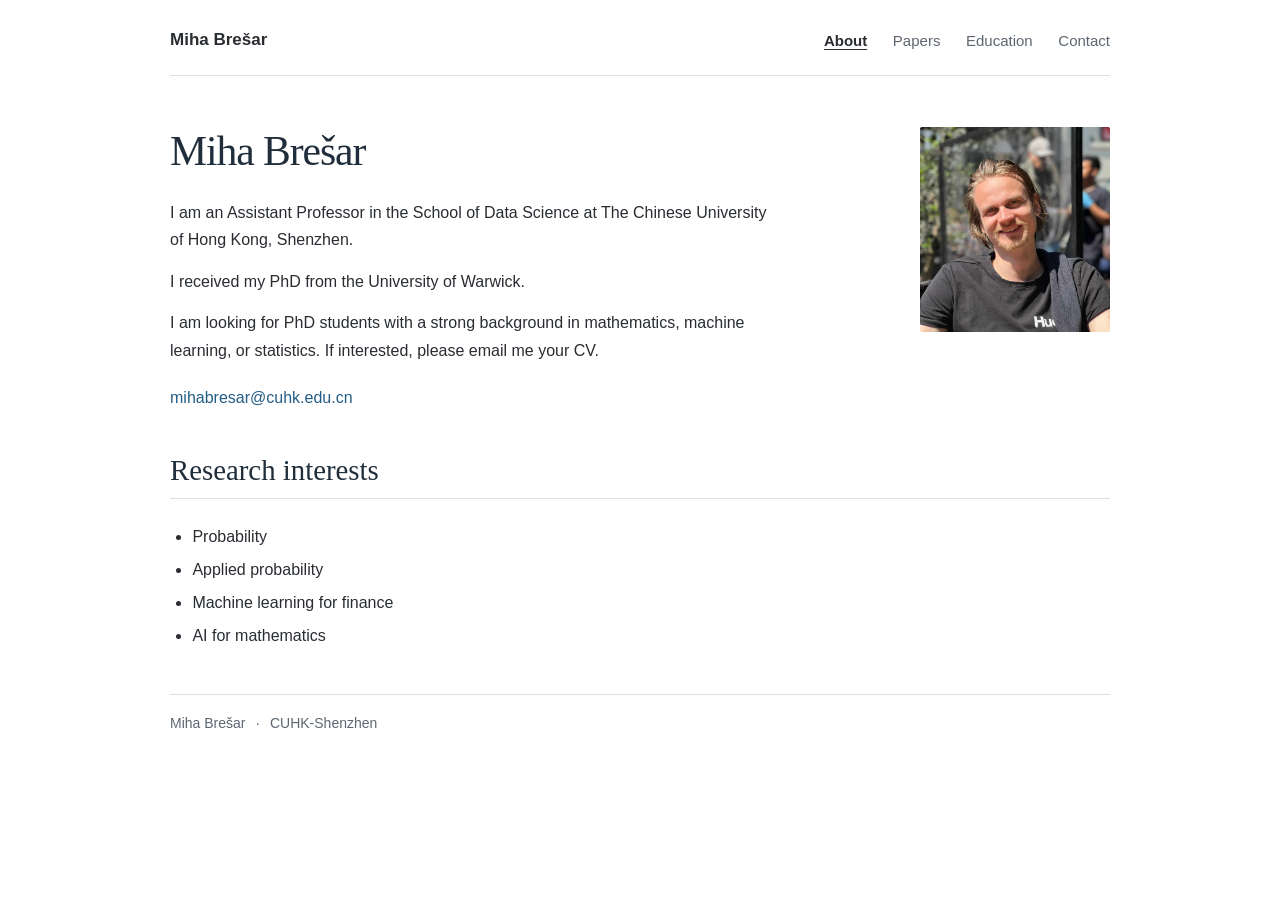
<file: index.html>
<!doctype html>
<html lang="en">
<head>
  <meta charset="utf-8">
  <meta name="viewport" content="width=device-width, initial-scale=1">
  <meta name="description" content="Miha Brešar, Assistant Professor at CUHK-Shenzhen. Research in probability, applied probability, machine learning for finance, and AI for mathematics.">
  <title>Miha Brešar</title>
  <link rel="icon" type="image/svg+xml" href="data:image/svg+xml,%3Csvg xmlns='http://www.w3.org/2000/svg' viewBox='0 0 64 64'%3E%3Crect width='64' height='64' rx='8' fill='%23234968'/%3E%3Ctext x='32' y='45' text-anchor='middle' font-family='Georgia,serif' font-size='39' fill='white'%3EM%3C/text%3E%3C/svg%3E">
  <link rel="stylesheet" href="styles.css">
</head>
<body>
  <a class="skip-link" href="#main">Skip to content</a>
  <div class="page">
    <header class="site-header">
      <a class="site-name" href="index.html">Miha Brešar</a>
      <nav aria-label="Main navigation">
        <a href="index.html" aria-current="page">About</a>
        <a href="papers.html">Papers</a>
        <a href="education.html">Education</a>
        <a href="mailto:mihabresar@cuhk.edu.cn">Contact</a>
      </nav>
    </header>

    <main id="main">
      <section id="about" class="about" aria-labelledby="name">
        <div class="biography">
          <h1 id="name">Miha Brešar</h1>
          <p>I am an Assistant Professor in the School of Data Science at The Chinese University of Hong Kong, Shenzhen.</p>
          <p>I received my PhD from the University of Warwick.</p>
          <p>I am looking for PhD students with a strong background in mathematics, machine learning, or statistics. If interested, please email me your CV.</p>
          <p class="email"><a href="mailto:mihabresar@cuhk.edu.cn">mihabresar@cuhk.edu.cn</a></p>
        </div>
        <img class="portrait" src="assets/miha-bresar.jpg" alt="Miha Brešar" width="1280" height="1377" fetchpriority="high">
      </section>

      <section id="research" aria-labelledby="research-title">
        <h2 id="research-title">Research interests</h2>
        <ul class="research-interests">
          <li>Probability</li>
          <li>Applied probability</li>
          <li>Machine learning for finance</li>
          <li>AI for mathematics</li>
        </ul>
      </section>
    </main>
    <footer>Miha Brešar <span aria-hidden="true">·</span> CUHK-Shenzhen</footer>
  </div>
</body>
</html>
</file>
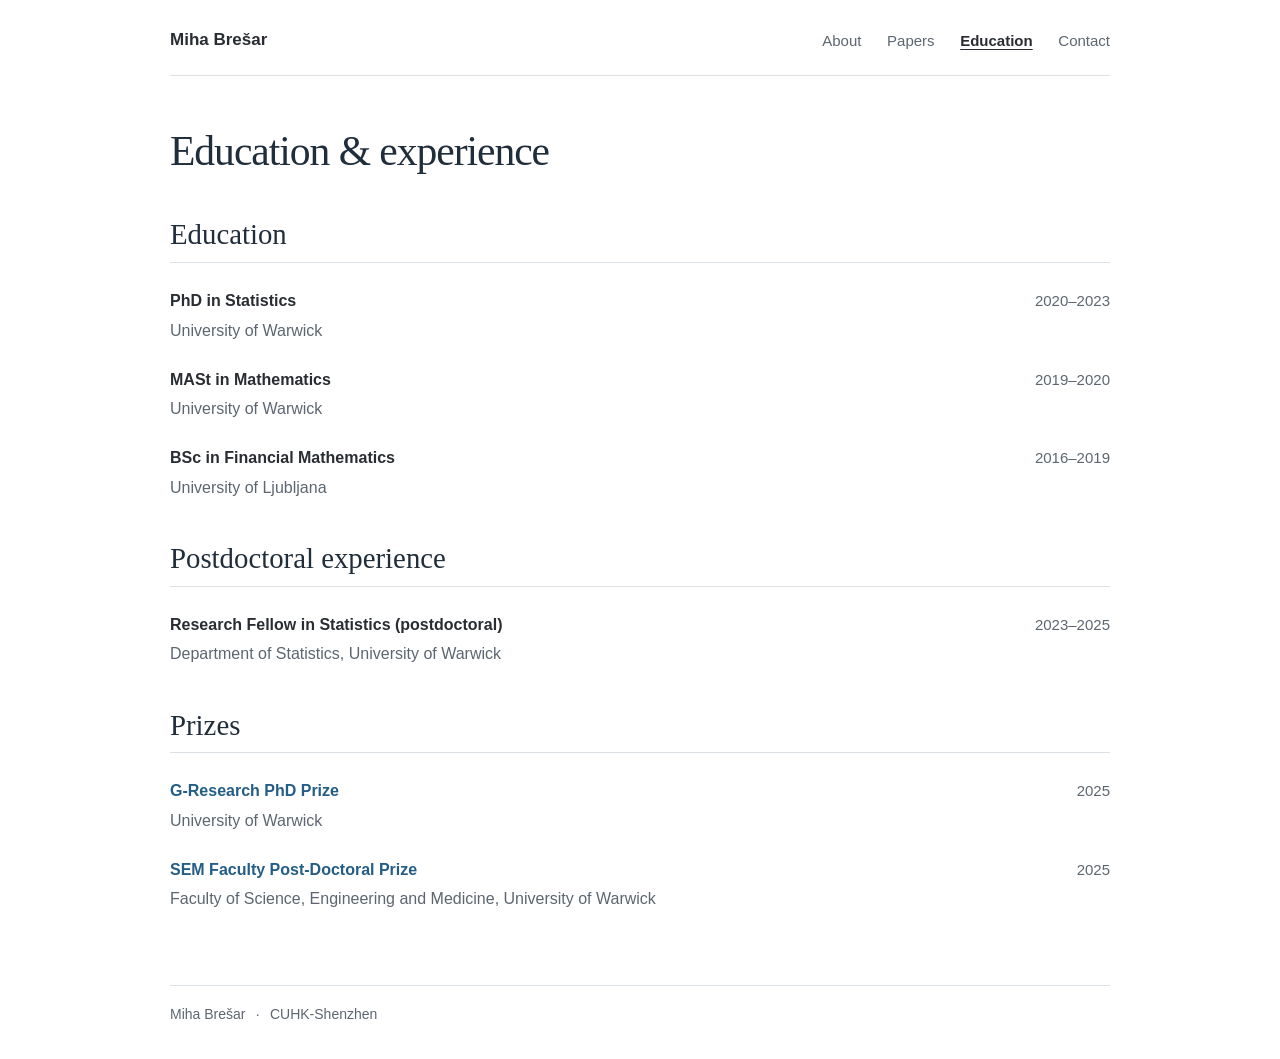
<file: education.html>
<!doctype html>
<html lang="en">
<head>
  <meta charset="utf-8">
  <meta name="viewport" content="width=device-width, initial-scale=1">
  <meta name="description" content="Education, postdoctoral experience and prizes of Miha Brešar.">
  <title>Education · Miha Brešar</title>
  <link rel="icon" type="image/svg+xml" href="data:image/svg+xml,%3Csvg xmlns='http://www.w3.org/2000/svg' viewBox='0 0 64 64'%3E%3Crect width='64' height='64' rx='8' fill='%23234968'/%3E%3Ctext x='32' y='45' text-anchor='middle' font-family='Georgia,serif' font-size='39' fill='white'%3EM%3C/text%3E%3C/svg%3E">
  <link rel="stylesheet" href="styles.css">
</head>
<body>
  <a class="skip-link" href="#main">Skip to content</a>
  <div class="page">
    <header class="site-header">
      <a class="site-name" href="index.html">Miha Brešar</a>
      <nav aria-label="Main navigation">
        <a href="index.html">About</a>
        <a href="papers.html">Papers</a>
        <a href="education.html" aria-current="page">Education</a>
        <a href="mailto:mihabresar@cuhk.edu.cn">Contact</a>
      </nav>
    </header>

    <main id="main" class="content-page">
      <h1>Education &amp; experience</h1>
      <section aria-labelledby="education-title">
        <h2 id="education-title">Education</h2>
        <dl class="record-list">
          <div class="record">
            <dt><span class="record-title">PhD in Statistics</span><span class="record-date">2020–2023</span></dt>
            <dd>University of Warwick</dd>
          </div>
          <div class="record">
            <dt><span class="record-title">MASt in Mathematics</span><span class="record-date">2019–2020</span></dt>
            <dd>University of Warwick</dd>
          </div>
          <div class="record">
            <dt><span class="record-title">BSc in Financial Mathematics</span><span class="record-date">2016–2019</span></dt>
            <dd>University of Ljubljana</dd>
          </div>
        </dl>
      </section>
      <section aria-labelledby="experience-title">
        <h2 id="experience-title">Postdoctoral experience</h2>
        <dl class="record-list">
          <div class="record">
            <dt><span class="record-title">Research Fellow in Statistics (postdoctoral)</span><span class="record-date">2023–2025</span></dt>
            <dd>Department of Statistics, University of Warwick</dd>
          </div>
        </dl>
      </section>
      <section aria-labelledby="awards-title">
        <h2 id="awards-title">Prizes</h2>
        <dl class="record-list">
          <div class="record">
            <dt><a class="record-title" href="https://www.gresearch.com/news/g-research-2025-phd-prize-winners-university-of-warwick/">G-Research PhD Prize</a><span class="record-date">2025</span></dt>
            <dd>University of Warwick</dd>
          </div>
          <div class="record">
            <dt><a class="record-title" href="https://warwick.ac.uk/fac/sci/research/facultyprizes/">SEM Faculty Post-Doctoral Prize</a><span class="record-date">2025</span></dt>
            <dd>Faculty of Science, Engineering and Medicine, University of Warwick</dd>
          </div>
        </dl>
      </section>
    </main>
    <footer>Miha Brešar <span aria-hidden="true">·</span> CUHK-Shenzhen</footer>
  </div>
</body>
</html>
</file>
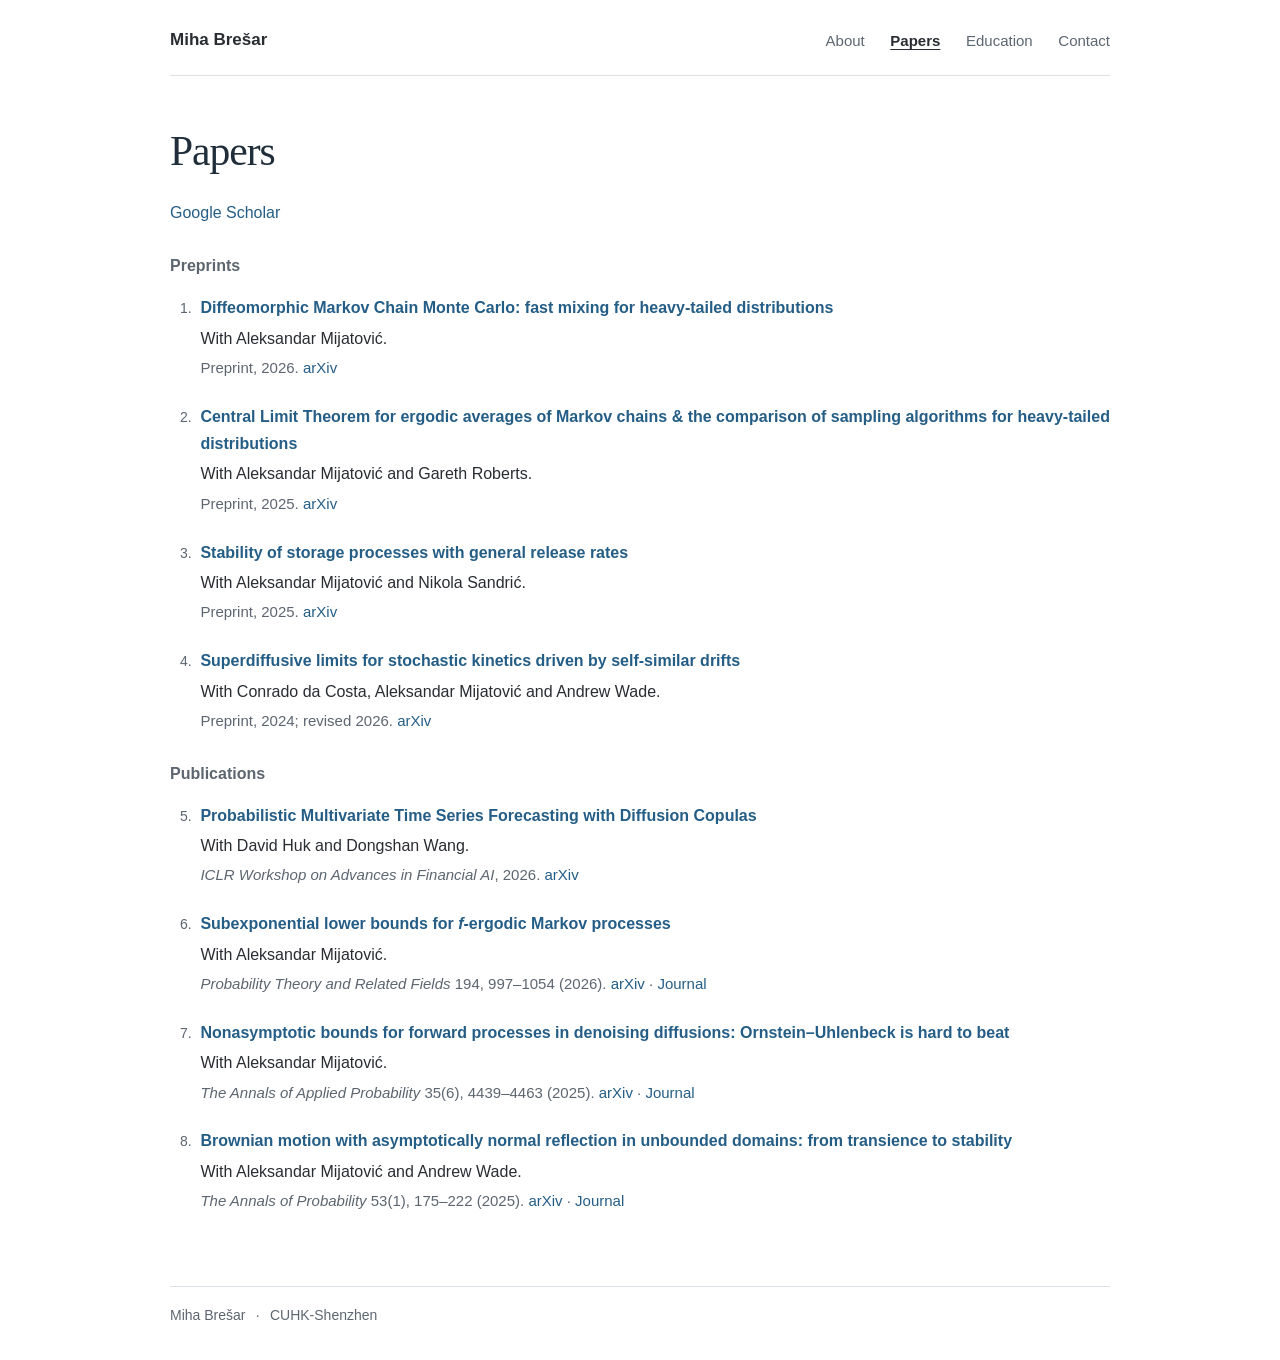
<file: papers.html>
<!doctype html>
<html lang="en">
<head>
  <meta charset="utf-8">
  <meta name="viewport" content="width=device-width, initial-scale=1">
  <meta name="description" content="Research papers and preprints by Miha Brešar, Assistant Professor at CUHK-Shenzhen.">
  <title>Papers · Miha Brešar</title>
  <link rel="icon" type="image/svg+xml" href="data:image/svg+xml,%3Csvg xmlns='http://www.w3.org/2000/svg' viewBox='0 0 64 64'%3E%3Crect width='64' height='64' rx='8' fill='%23234968'/%3E%3Ctext x='32' y='45' text-anchor='middle' font-family='Georgia,serif' font-size='39' fill='white'%3EM%3C/text%3E%3C/svg%3E">
  <link rel="stylesheet" href="styles.css">
</head>
<body>
  <a class="skip-link" href="#main">Skip to content</a>
  <div class="page">
    <header class="site-header">
      <a class="site-name" href="index.html">Miha Brešar</a>
      <nav aria-label="Main navigation">
        <a href="index.html">About</a>
        <a href="papers.html" aria-current="page">Papers</a>
        <a href="education.html">Education</a>
        <a href="mailto:mihabresar@cuhk.edu.cn">Contact</a>
      </nav>
    </header>

    <main id="main" class="content-page">
      <section id="papers" aria-labelledby="papers-title">
        <h1 id="papers-title">Papers</h1>
        <p><a href="https://scholar.google.com/citations?user=mRjFtsEAAAAJ&amp;hl=en">Google Scholar</a></p>
        <h2 class="paper-group">Preprints</h2>
        <ol class="papers">
          <li>
            <a class="paper-title" href="https://arxiv.org/abs/2608.04284">Diffeomorphic Markov Chain Monte Carlo: fast mixing for heavy-tailed distributions</a>
            <p>With Aleksandar Mijatović.</p>
            <p class="paper-detail">Preprint, 2026. <a href="https://arxiv.org/abs/2608.04284">arXiv</a></p>
          </li>
          <li>
            <a class="paper-title" href="https://arxiv.org/abs/2512.18255">Central Limit Theorem for ergodic averages of Markov chains &amp; the comparison of sampling algorithms for heavy-tailed distributions</a>
            <p>With Aleksandar Mijatović and Gareth Roberts.</p>
            <p class="paper-detail">Preprint, 2025. <a href="https://arxiv.org/abs/2512.18255">arXiv</a></p>
          </li>
          <li>
            <a class="paper-title" href="https://arxiv.org/abs/2511.14379">Stability of storage processes with general release rates</a>
            <p>With Aleksandar Mijatović and Nikola Sandrić.</p>
            <p class="paper-detail">Preprint, 2025. <a href="https://arxiv.org/abs/2511.14379">arXiv</a></p>
          </li>
          <li>
            <a class="paper-title" href="https://arxiv.org/abs/2401.11863">Superdiffusive limits for stochastic kinetics driven by self-similar drifts</a>
            <p>With Conrado da Costa, Aleksandar Mijatović and Andrew Wade.</p>
            <p class="paper-detail">Preprint, 2024; revised 2026. <a href="https://arxiv.org/abs/2401.11863">arXiv</a></p>
          </li>
        </ol>

        <h2 class="paper-group">Publications</h2>
        <ol class="papers" start="5">
          <li>
            <a class="paper-title" href="https://arxiv.org/abs/2605.19685">Probabilistic Multivariate Time Series Forecasting with Diffusion Copulas</a>
            <p>With David Huk and Dongshan Wang.</p>
            <p class="paper-detail"><cite>ICLR Workshop on Advances in Financial AI</cite>, 2026. <a href="https://arxiv.org/abs/2605.19685">arXiv</a></p>
          </li>
          <li>
            <a class="paper-title" href="https://doi.org/10.1007/s00440-024-01306-z">Subexponential lower bounds for <i>f</i>-ergodic Markov processes</a>
            <p>With Aleksandar Mijatović.</p>
            <p class="paper-detail"><cite>Probability Theory and Related Fields</cite> 194, 997–1054 (2026). <a href="https://arxiv.org/abs/2403.14826">arXiv</a> · <a href="https://doi.org/10.1007/s00440-024-01306-z">Journal</a></p>
          </li>
          <li>
            <a class="paper-title" href="https://doi.org/10.1214/25-AAP2232">Nonasymptotic bounds for forward processes in denoising diffusions: Ornstein–Uhlenbeck is hard to beat</a>
            <p>With Aleksandar Mijatović.</p>
            <p class="paper-detail"><cite>The Annals of Applied Probability</cite> 35(6), 4439–4463 (2025). <a href="https://arxiv.org/abs/2408.13799">arXiv</a> · <a href="https://doi.org/10.1214/25-AAP2232">Journal</a></p>
          </li>
          <li>
            <a class="paper-title" href="https://doi.org/10.1214/24-AOP1703">Brownian motion with asymptotically normal reflection in unbounded domains: from transience to stability</a>
            <p>With Aleksandar Mijatović and Andrew Wade.</p>
            <p class="paper-detail"><cite>The Annals of Probability</cite> 53(1), 175–222 (2025). <a href="https://arxiv.org/abs/2303.06916">arXiv</a> · <a href="https://doi.org/10.1214/24-AOP1703">Journal</a></p>
          </li>
        </ol>
      </section>
    </main>
    <footer>Miha Brešar <span aria-hidden="true">·</span> CUHK-Shenzhen</footer>
  </div>
</body>
</html>
</file>
<file: styles.css>
:root {
  color-scheme: light;
  --text: #292d32;
  --muted: #5d6670;
  --link: #245d86;
  --rule: #dce1e5;
}

* { box-sizing: border-box; }
html { scroll-padding-top: 1.5rem; }
body {
  margin: 0;
  background: #fff;
  color: var(--text);
  font-family: -apple-system, BlinkMacSystemFont, "Segoe UI", Arial, sans-serif;
  font-size: 1rem;
  line-height: 1.7;
  -webkit-font-smoothing: antialiased;
}
a { color: var(--link); text-decoration: none; text-underline-offset: .2em; }
a:hover { text-decoration: underline; }
a:focus-visible { outline: 2px solid var(--link); outline-offset: 5px; border-radius: 1px; }
.page { width: min(100% - 3rem, 940px); margin-inline: auto; }
.site-header {
  display: flex;
  align-items: center;
  justify-content: space-between;
  gap: 1rem 2rem;
  padding-block: 1.65rem 1.25rem;
  border-bottom: 1px solid var(--rule);
}
.site-name { color: var(--text); font-weight: 600; font-size: 1.0625rem; }
nav { display: flex; flex-wrap: wrap; gap: .5rem 1.6rem; font-size: .9375rem; }
nav a { color: var(--muted); }
nav a[aria-current="page"] { color: var(--text); font-weight: 600; text-decoration: underline; }
.about { display: grid; grid-template-columns: minmax(0, 1fr) 190px; gap: 3.5rem; align-items: start; padding-block: 3.2rem 2.65rem; }
h1, h2 { font-family: Georgia, "Times New Roman", serif; font-weight: 400; line-height: 1.2; color: #202d3a; }
h1 { font-size: 2.6rem; margin: 0 0 1.35rem; letter-spacing: -.025em; }
h2 { font-size: 1.8rem; margin: 0 0 1.5rem; padding-bottom: .65rem; border-bottom: 1px solid var(--rule); }
h3 { font-size: 1rem; line-height: 1.5; font-weight: 600; margin: 0 0 .35rem; }
p { margin: 0 0 .9rem; }
.biography p { max-width: 38rem; }
.email { margin-top: 1.25rem; margin-bottom: 0; }
.portrait { display: block; width: 190px; max-width: 100%; height: auto; border-radius: 2px; }
main > section + section { margin-bottom: 2.8rem; }
.content-page { padding-block: 3.2rem 2rem; }
.content-page > h1 { margin-bottom: 2.5rem; }
.content-page > section { margin-bottom: 2.5rem; }
.record-list { margin: 0; }
.record { margin-bottom: 1.35rem; }
.record dt { display: flex; justify-content: space-between; align-items: baseline; gap: .4rem 2rem; }
.record-title { font-weight: 600; }
.record-date { flex-shrink: 0; color: var(--muted); font-size: .9375rem; }
.record dd { margin: .15rem 0 0; color: var(--muted); }
.research-interests { margin: 0; padding-left: 1.4rem; }
.research-interests li { margin-bottom: .35rem; }
.paper-group { margin: 1.75rem 0 1rem; padding: 0; border: 0; color: var(--muted); font-family: inherit; font-size: 1rem; font-weight: 600; line-height: 1.5; }
.papers { margin: 0; padding-left: 1.6rem; }
.papers li { padding-left: .3rem; margin-bottom: 1.4rem; }
.papers li::marker { color: var(--muted); font-size: .875rem; }
.paper-title { font-weight: 600; line-height: 1.5; }
.papers p { margin: .2rem 0 0; }
.paper-detail { color: var(--muted); font-size: .9375rem; }
.paper-detail a { white-space: nowrap; }
footer { border-top: 1px solid var(--rule); padding: 1.1rem 0 2rem; color: var(--muted); font-size: .875rem; }
footer span { padding-inline: .4rem; }
.skip-link { position: absolute; left: 1rem; top: -5rem; padding: .6rem 1rem; background: white; border: 1px solid var(--link); z-index: 1; }
.skip-link:focus { top: .5rem; }

@media (max-width: 650px) {
  .page { width: min(100% - 2.25rem, 940px); }
  .site-header { align-items: flex-start; flex-direction: column; gap: .6rem; padding-top: 1.1rem; }
  nav { gap: .4rem 1.2rem; font-size: .875rem; }
  .about { grid-template-columns: minmax(0, 1fr) 115px; gap: 1.25rem; padding-block: 2rem; }
  .content-page { padding-top: 2rem; }
  .record dt { flex-direction: column; gap: .1rem; }
  h1 { font-size: 2.1rem; margin-bottom: 1rem; }
  h2 { font-size: 1.6rem; }
  .portrait { width: 115px; }
  .email a { overflow-wrap: anywhere; }
}

@media (max-width: 450px) {
  .about { grid-template-columns: minmax(0, 1fr); }
  .portrait { grid-row: 1; width: 130px; }
  .papers { padding-left: 1.25rem; }
}

@media print {
  .page { width: 100%; }
  nav, .skip-link, footer { display: none; }
  .site-header { padding-block: 0 .5rem; }
  .about { padding-block: 1.5rem; }
  .papers li { break-inside: avoid; }
  a { color: inherit; }
}
</file>
